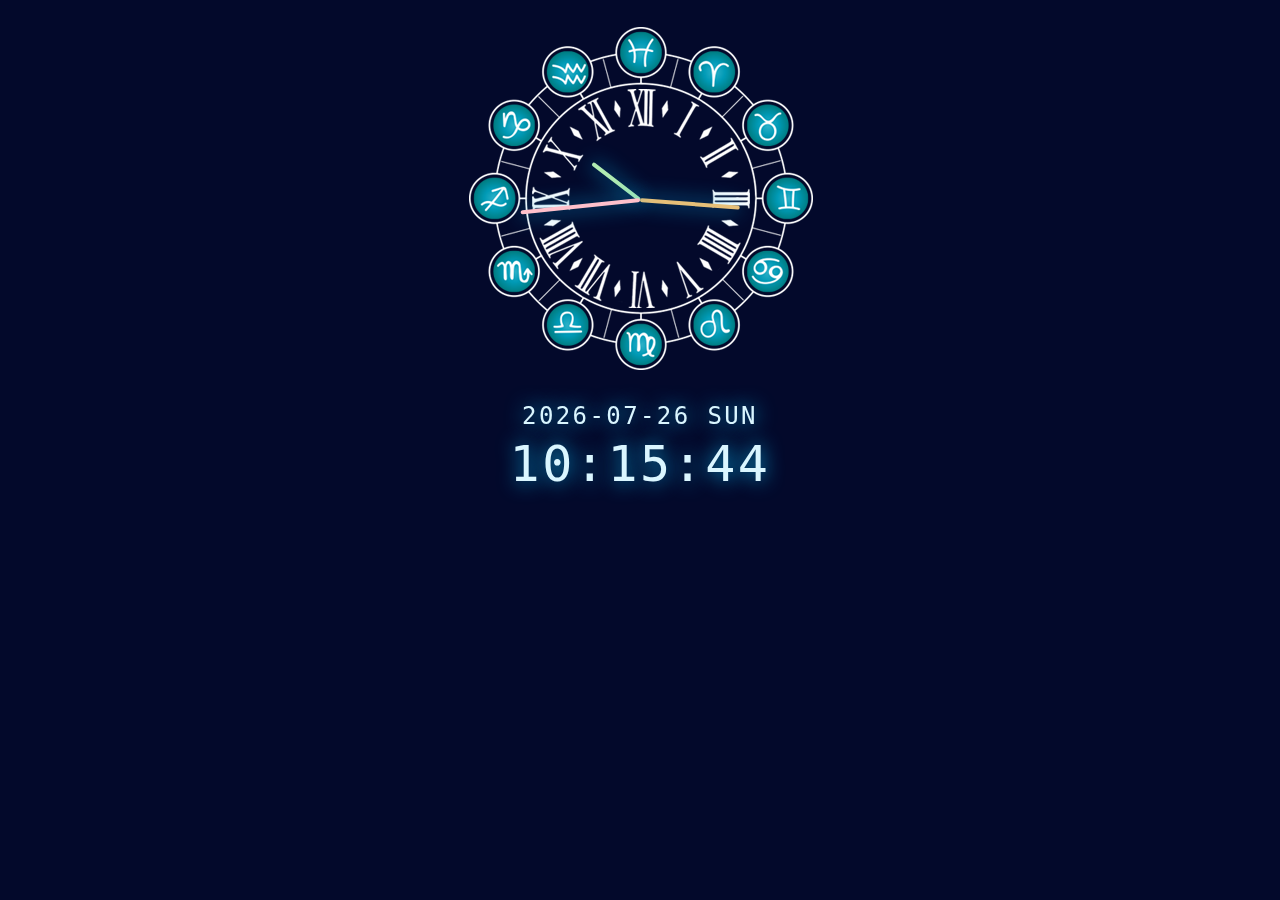
<file: index.html>
<!DOCTYPE html>
<html lang="en">
<head>
  <meta charset="UTF-8">
  <meta http-equiv="X-UA-Compatible" content="IE=edge">
  <meta name="viewport" content="width=device-width, initial-scale=1.0">
  <title>十二星座時鐘</title>
  <link rel="stylesheet" href="./css/background.css">
  <link rel="stylesheet" href="./css/clock.css">
  <link rel="stylesheet" href="./css/num_clock.css">
</head>
<body>
  <div id="galaxy">
    <div class="bg"></div>
    <div class="stars-back"></div>
    <div class="stars-middle"></div>
    <div class="stars-front"></div>
    <div class="bg center"></div>
  </div>
  <div id="clock">
    <div id="hour"></div>
    <div id="minute"></div>
    <div id="second"></div>
  </div>
  <div id="num_clock">
    <p class="date" id="date"></p>
    <p class="time" id="time"></p>
  </div>
  <script>
    let week = ['SUN', 'MON', 'TUE', 'WED', 'THU', 'FRI', 'SAT'];
    const hour = document.getElementById('hour');
    const minute = document.getElementById('minute');
    const second = document.getElementById('second');
    const date=document.getElementById('date');
    const time=document.getElementById('time');

    const update = () => {
      const now = new Date()
      hour.style.transform = `rotate(${now.getHours()*30+ 0.5*now.getMinutes()-90}deg)`
      minute.style.transform = `rotate(${now.getMinutes()*6+now.getSeconds()/10-90}deg)`
      second.style.transform = `rotate(${now.getSeconds()*6-90}deg)`
      date.innerText=zeroPadding(now.getFullYear(), 4) + '-' + zeroPadding(now.getMonth()+1, 2) + '-' + zeroPadding(now.getDate(), 2) + ' ' + week[now.getDay()];
      time.innerText=zeroPadding(now.getHours(), 2) + ':' + zeroPadding(now.getMinutes(), 2) + ':' + zeroPadding(now.getSeconds(), 2);
    }
    setInterval(update, 1000)
    update()

    function zeroPadding(num, digit) {
      var zero = '';
      for(var i = 0; i < digit; i++) {
        zero += '0';
      }
      return (zero + num).slice(-digit);
    }
  </script>
</body>
</html>
</file>
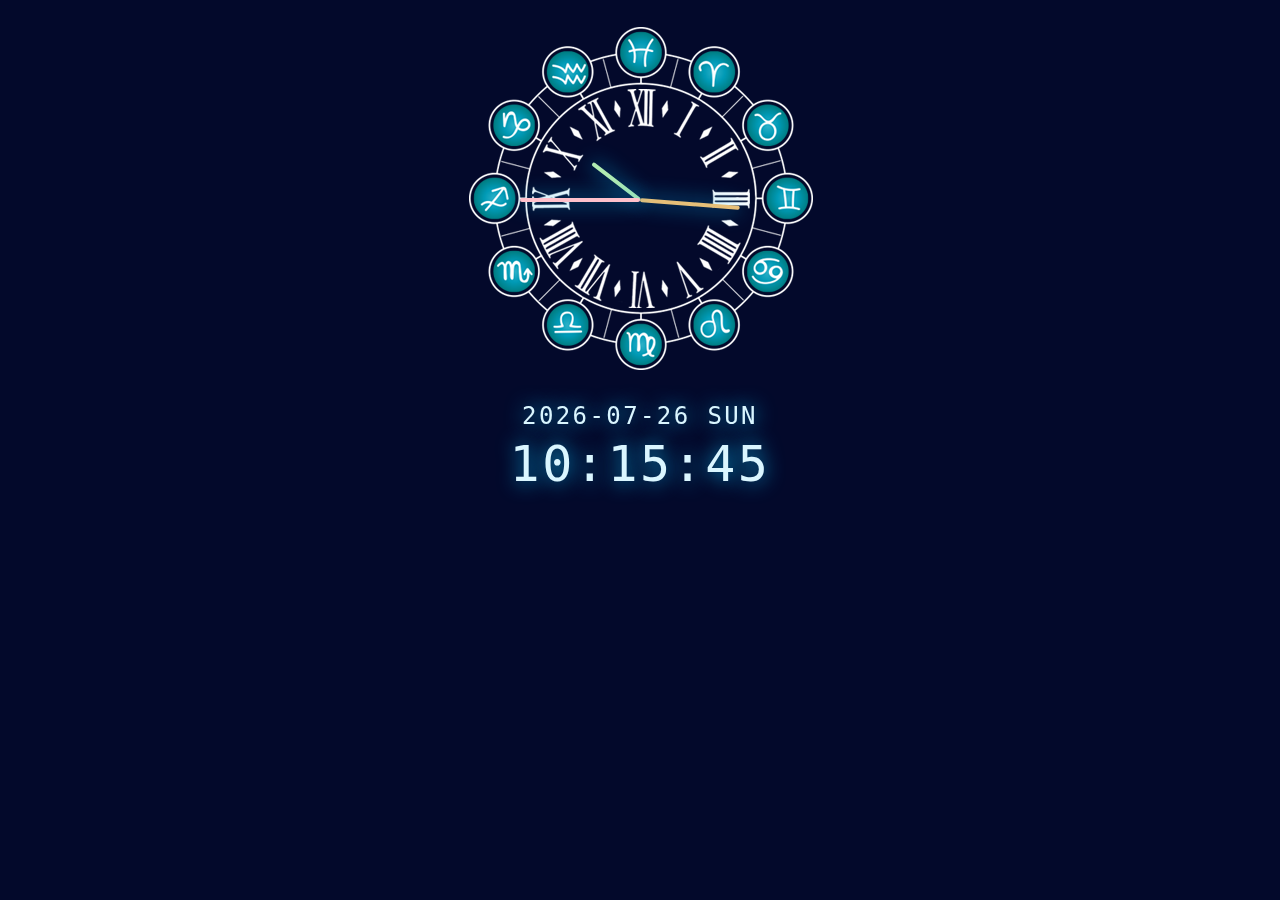
<file: clock.html>
<!DOCTYPE html>
<html lang="en">
<head>
  <meta charset="UTF-8">
  <meta http-equiv="X-UA-Compatible" content="IE=edge">
  <meta name="viewport" content="width=device-width, initial-scale=1.0">
  <title>Document</title>
  <link rel="stylesheet" href="./css/background.css">
  <link rel="stylesheet" href="./css/clock.css">
  <link rel="stylesheet" href="./css/num_clock.css">
</head>
<body>
  <div id="galaxy">
    <div class="bg"></div>
    <div class="stars-back"></div>
    <div class="stars-middle"></div>
    <div class="stars-front"></div>
    <div class="bg center"></div>
  </div>
  <div id="clock">
    <div id="hour"></div>
    <div id="minute"></div>
    <div id="second"></div>
  </div>
  <div id="num_clock">
    <p class="date" id="date"></p>
    <p class="time" id="time"></p>
  </div>
  <script>
    let week = ['SUN', 'MON', 'TUE', 'WED', 'THU', 'FRI', 'SAT'];
    const hour = document.getElementById('hour');
    const minute = document.getElementById('minute');
    const second = document.getElementById('second');
    const date=document.getElementById('date');
    const time=document.getElementById('time');

    const update = () => {
      const now = new Date()
      hour.style.transform = `rotate(${now.getHours()*30+ 0.5*now.getMinutes()-90}deg)`
      minute.style.transform = `rotate(${now.getMinutes()*6+now.getSeconds()/10-90}deg)`
      second.style.transform = `rotate(${now.getSeconds()*6-90}deg)`
      date.innerText=zeroPadding(now.getFullYear(), 4) + '-' + zeroPadding(now.getMonth()+1, 2) + '-' + zeroPadding(now.getDate(), 2) + ' ' + week[now.getDay()];
      time.innerText=zeroPadding(now.getHours(), 2) + ':' + zeroPadding(now.getMinutes(), 2) + ':' + zeroPadding(now.getSeconds(), 2);
    }
    setInterval(update, 1000)
    update()

    function zeroPadding(num, digit) {
      var zero = '';
      for(var i = 0; i < digit; i++) {
        zero += '0';
      }
      return (zero + num).slice(-digit);
    }
  </script>
</body>
</html>
</file>
<file: css/background.css>
body {
  padding: 0;
  margin: 0;
}

#galaxy {
  z-index: 0;
  position: fixed;
  top: 0;
  left: 0;
  width: 100%;
  height: 100%;
  background: #03092b;
  -webkit-transition: background 0.8s ease-out;
  -moz-transition: background 0.8s ease-out;
  -o-transition: background 0.8s ease-out;
  -ms-transition: background 0.8s ease-out;
  transition: background 0.8s ease-out;
}
#galaxy,
#galaxy .bg {
  width: 100%;
  height: 100%;
}
#galaxy * {
  position: absolute;
}
/*#galaxy .bg {
   background: url('https://raw.githubusercontent.com/gurde/css3-animated-galaxy/master/img/bg.jpg') no-repeat 50% 50%; 
}*/
#galaxy .bg.center {
  top: 50%;
  left: 50%;
  width: 400px;
  height: 200px;
  margin: -100px 0 0 -200px;
  opacity: 0.8;
  -webkit-border-radius: 500px;
  -moz-border-radius: 500px;
  border-radius: 500px;
}
#galaxy [class^="stars"] {
  top: -50%;
  left: -50%;
  width: 200%;
  height: 200%;
}
#galaxy .stars-back {
  background: url("https://raw.githubusercontent.com/gurde/css3-animated-galaxy/master/img/back.png");
  -webkit-animation: orbit-clock-wise 440s infinite linear;
  -moz-animation: orbit-clock-wise 440s infinite linear;
  -o-animation: orbit-clock-wise 440s infinite linear;
  -ms-animation: orbit-clock-wise 440s infinite linear;
  animation: orbit-clock-wise 440s infinite linear;
}
#galaxy .stars-middle {
  background: url("https://raw.githubusercontent.com/gurde/css3-animated-galaxy/master/img/middle.png");
  -webkit-animation: orbit-counter-clock-wise 360s infinite linear;
  -moz-animation: orbit-counter-clock-wise 360s infinite linear;
  -o-animation: orbit-counter-clock-wise 360s infinite linear;
  -ms-animation: orbit-counter-clock-wise 360s infinite linear;
  animation: orbit-counter-clock-wise 360s infinite linear;
}
#galaxy .stars-front {
  background: url("https://raw.githubusercontent.com/gurde/css3-animated-galaxy/master/img/front.png");
  -webkit-animation: orbit-clock-wise 160s infinite linear;
  -moz-animation: orbit-clock-wise 160s infinite linear;
  -o-animation: orbit-clock-wise 160s infinite linear;
  -ms-animation: orbit-clock-wise 160s infinite linear;
  animation: orbit-clock-wise 160s infinite linear;
}
@-webkit-keyframes orbit-clock-wise {
  0% {
    opacity: 0.4;
    -webkit-transform: rotate(0deg);
  }
  2% {
    opacity: 0.8;
  }
  4% {
    opacity: 0.2;
  }
  5% {
    opacity: 0.8;
  }
  100% {
    opacity: 0.4;
    -webkit-transform: rotate(360deg);
  }
}
@-webkit-keyframes orbit-counter-clock-wise {
  from {
    -webkit-transform: rotate(360deg);
  }
  to {
    -webkit-transform: rotate(0deg);
  }
}
@-moz-keyframes orbit-clock-wise {
  0% {
    opacity: 0.4;
    -moz-transform: rotate(0deg);
  }
  2% {
    opacity: 0.8;
  }
  4% {
    opacity: 0.2;
  }
  5% {
    opacity: 0.8;
  }
  100% {
    opacity: 0.4;
    -moz-transform: rotate(360deg);
  }
}
@-moz-keyframes orbit-counter-clock-wise {
  from {
    -moz-transform: rotate(360deg);
  }
  to {
    -moz-transform: rotate(0deg);
  }
}
@-o-keyframes orbit-clock-wise {
  0% {
    opacity: 0.4;
    -o-transform: rotate(0deg);
  }
  2% {
    opacity: 0.8;
  }
  4% {
    opacity: 0.2;
  }
  5% {
    opacity: 0.8;
  }
  100% {
    opacity: 0.4;
    -o-transform: rotate(360deg);
  }
}
@-o-keyframes orbit-counter-clock-wise {
  from {
    -o-transform: rotate(360deg);
  }
  to {
    -o-transform: rotate(0deg);
  }
}
@-ms-keyframes orbit-clock-wise {
  0% {
    opacity: 0.4;
    -ms-transform: rotate(0deg);
  }
  2% {
    opacity: 0.8;
  }
  4% {
    opacity: 0.2;
  }
  5% {
    opacity: 0.8;
  }
  100% {
    opacity: 0.4;
    -ms-transform: rotate(360deg);
  }
}
@-ms-keyframes orbit-counter-clock-wise {
  from {
    -ms-transform: rotate(360deg);
  }
  to {
    -ms-transform: rotate(0deg);
  }
}
@keyframes orbit-clock-wise {
  0% {
    opacity: 0.4;
    transform: rotate(0deg);
  }
  2% {
    opacity: 0.8;
  }
  4% {
    opacity: 0.2;
  }
  5% {
    opacity: 0.8;
  }
  100% {
    opacity: 0.4;
    transform: rotate(360deg);
  }
}
@keyframes orbit-counter-clock-wise {
  from {
    transform: rotate(360deg);
  }
  to {
    transform: rotate(0deg);
  }
}
</file>
<file: css/clock.css>
#clock {
  width: 400px;
  height: 400px;
  /*background: blue;*/
  background: url("../image/out2.png") no-repeat center center;
  /*border-radius: 50%;*/
  filter: (
    drop-shadow 0 0 20px rgba(10, 175, 230, 1),
    0 0 20px rgba(10, 175, 230, 0)
  );
  margin: auto;
  position: relative;
}
#hour {
  width: 15%;
  height: 4px;
  border-radius: 5px;
  background: rgb(177, 235, 177);
  /*background: url('../image/short.png') no-repeat center center;*/
  position: absolute;
  top: calc(50% - 2px);
  left: 50%;
  transform-origin: left center;
  box-shadow: 0 0 20px rgba(10, 175, 230, 1), 0 0 20px rgba(10, 175, 230, 0);
}
#minute {
  width: 25%;
  height: 4px;
  border-radius: 5px;
  background: rgb(230, 191, 120);
  /*background: url('../image/long.png') repeat-x center center;*/
  position: absolute;
  top: calc(50% - 2px);
  left: 50%;
  transform-origin: left center;
  box-shadow: 0 0 20px rgba(10, 175, 230, 1), 0 0 20px rgba(10, 175, 230, 0);
}
#second {
  width: 30%;
  height: 4px;
  border-radius: 5px;
  background: pink;
  position: absolute;
  top: calc(50% - 2px);
  left: 50%;
  transform-origin: left center;
  box-shadow: 0 0 20px rgba(10, 175, 230, 1), 0 0 20px rgba(10, 175, 230, 0);
}
</file>
<file: css/num_clock.css>
html,body {
  height: 100%;
}
body {
  background: #0f3854;
  background: radial-gradient(ellipse at center,  #0a2e38  0%, #000000 70%);
  background-size: 100%;
}
p {
  margin: 0;
  padding: 0;
}
#num_clock {
  font-family: 'Share Tech Mono', monospace;
  color: #ffffff;
  text-align: center;
  position: absolute;
  left: 50%;
  top: 50%;
  transform: translate(-50%, -50%);
  color: #daf6ff;
  text-shadow: 0 0 20px rgba(10, 175, 230, 1),  0 0 20px rgba(10, 175, 230, 0);
}  
.time {
   letter-spacing: 0.05em;
   font-size: 50px;
   padding: 5px 0;
}
.date {
  letter-spacing: 0.1em;
  font-size: 24px;
}
.text {
  letter-spacing: 0.1em;
  font-size: 12px;
  padding: 20px 0 0;
}
</file>
